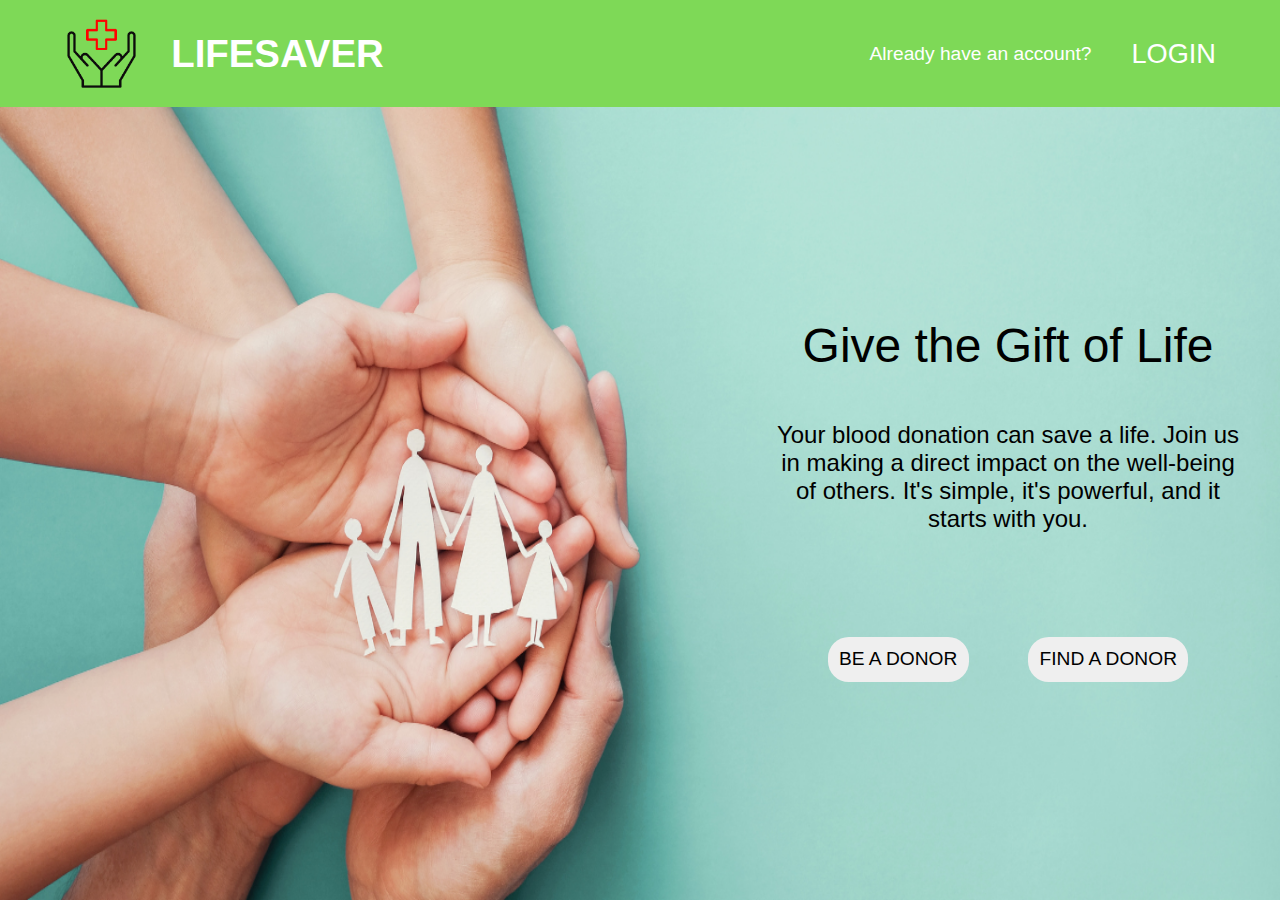
<file: index.html>
<!DOCTYPE html>
<html lang="en">
<head>
    <meta charset="UTF-8">
    <meta name="viewport" content="width=device-width, initial-scale=1.0">
    <title>Lifesaver</title>
    <link rel="stylesheet" href="styles/header.css">
    <link rel="stylesheet" href="styles/main.css">
</head>
<body>
    <div class="header">
        <div class="left">
            <img src="images/logo.png" alt="">
            <p>LIFESAVER</p>
        </div>
        <div class="right">
            <p class="have-account">Already have an account?</p>
            <p class="login">LOGIN</p>
        </div>
    </div>

    <div class="main">
        <div class="main-container">
            <div class="tagline">
                <p>Give the Gift of Life</p>
            </div>
            <div class="subtext">
                <p>Your blood donation can save a life. Join us in making a direct impact on the well-being of others. It's simple, it's powerful, and it starts with you.</p>
            </div>
            <div class="btn-container">
                <button>BE A DONOR</button>
                <button>FIND A DONOR</button>
            </div>
        </div>
    </div>
    
</body>
</html>
</file>
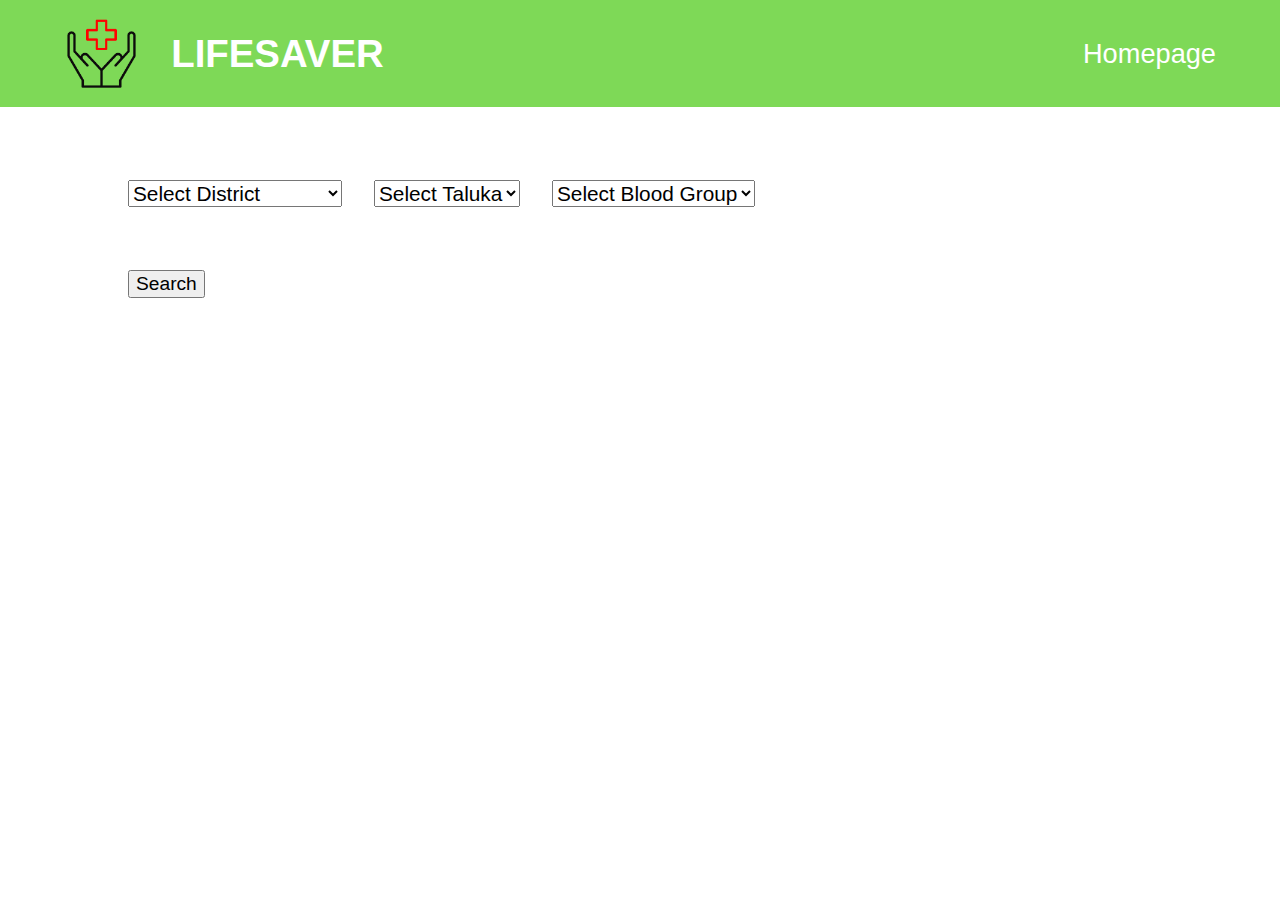
<file: donorSearch.html>
<!DOCTYPE html>
<html lang="en">
<head>
    <meta charset="UTF-8">
    <meta name="viewport" content="width=device-width, initial-scale=1.0">
    <title>Lifesaver</title>
    <link rel="stylesheet" href="styles/header.css">
    <!-- <link rel="stylesheet" href="styles/main.css"> -->
    <link rel="stylesheet" href="styles/donorSearch.css">
    <script defer src="scripts/donorSearch.js"></script>
</head>
<body>
    <div class="header">
        <div class="left">
            <img src="images/logo.png" alt="">
            <p>LIFESAVER</p>
        </div>
        <div class="right">
            <!-- <p class="have-account">Already have an account?</p> -->
            <p class="login">Homepage</p>
        </div>
    </div>

    
    <div class="main-container">
        <!-- Dropdown for Districts -->
        <div class="inner-container">
            <div class="dropdown-container">
                <!-- Dropdown for Districts -->
                <div class="dropdown">
                  <!-- <label for="district">Select District:</label> -->
                  <select id="district">
                    <option value="" disabled selected>Select District</option>
                    <option value="thiruvananthapuram">Thiruvananthapuram</option>
                    <option value="kollam">Kollam</option>
                    <option value="pathanamthitta">Pathanamthitta</option>
                    <option value="alappuzha">Alappuzha</option>
                    <option value="kottayam">Kottayam</option>
                    <option value="idukki">Idukki</option>
                    <option value="ernakulam">Ernakulam</option>
                    <option value="thrissur">Thrissur</option>
                    <option value="palakkad">Palakkad</option>
                    <option value="malappuram">Malappuram</option>
                    <option value="kozhikode">Kozhikode</option>
                    <option value="wayanad">Wayanad</option>
                    <option value="kannur">Kannur</option>
                    <option value="kasaragod">Kasaragod</option>
                  </select>
                </div>
              
                <!-- Dropdown for Talukas -->
                <div class="dropdown">
                  <!-- <label for="taluka">Select Taluka:</label> -->
                  <select id="taluka">
                    <!-- Options for talukas will be populated dynamically based on the selected district using JavaScript -->
                    
                  </select>
                </div>
              
                <!-- Dropdown for Blood Groups -->
                <div class="dropdown">
                  <!-- <label for="bloodGroup">Select Blood Group:</label> -->
                  <select id="bloodGroup">
                    <option value="" disabled selected>Select Blood Group</option>
                    <option value="A+">A+</option>
                    <option value="A-">A-</option>
                    <option value="B+">B+</option>
                    <option value="B-">B-</option>
                    <option value="O+">O+</option>
                    <option value="O-">O-</option>
                    <option value="AB+">AB+</option>
                    <option value="AB-">AB-</option>
                  </select>
                </div>
            </div>
            <button>Search</button>

        </div>
          
      </div>

    
</body>
</html>
</file>
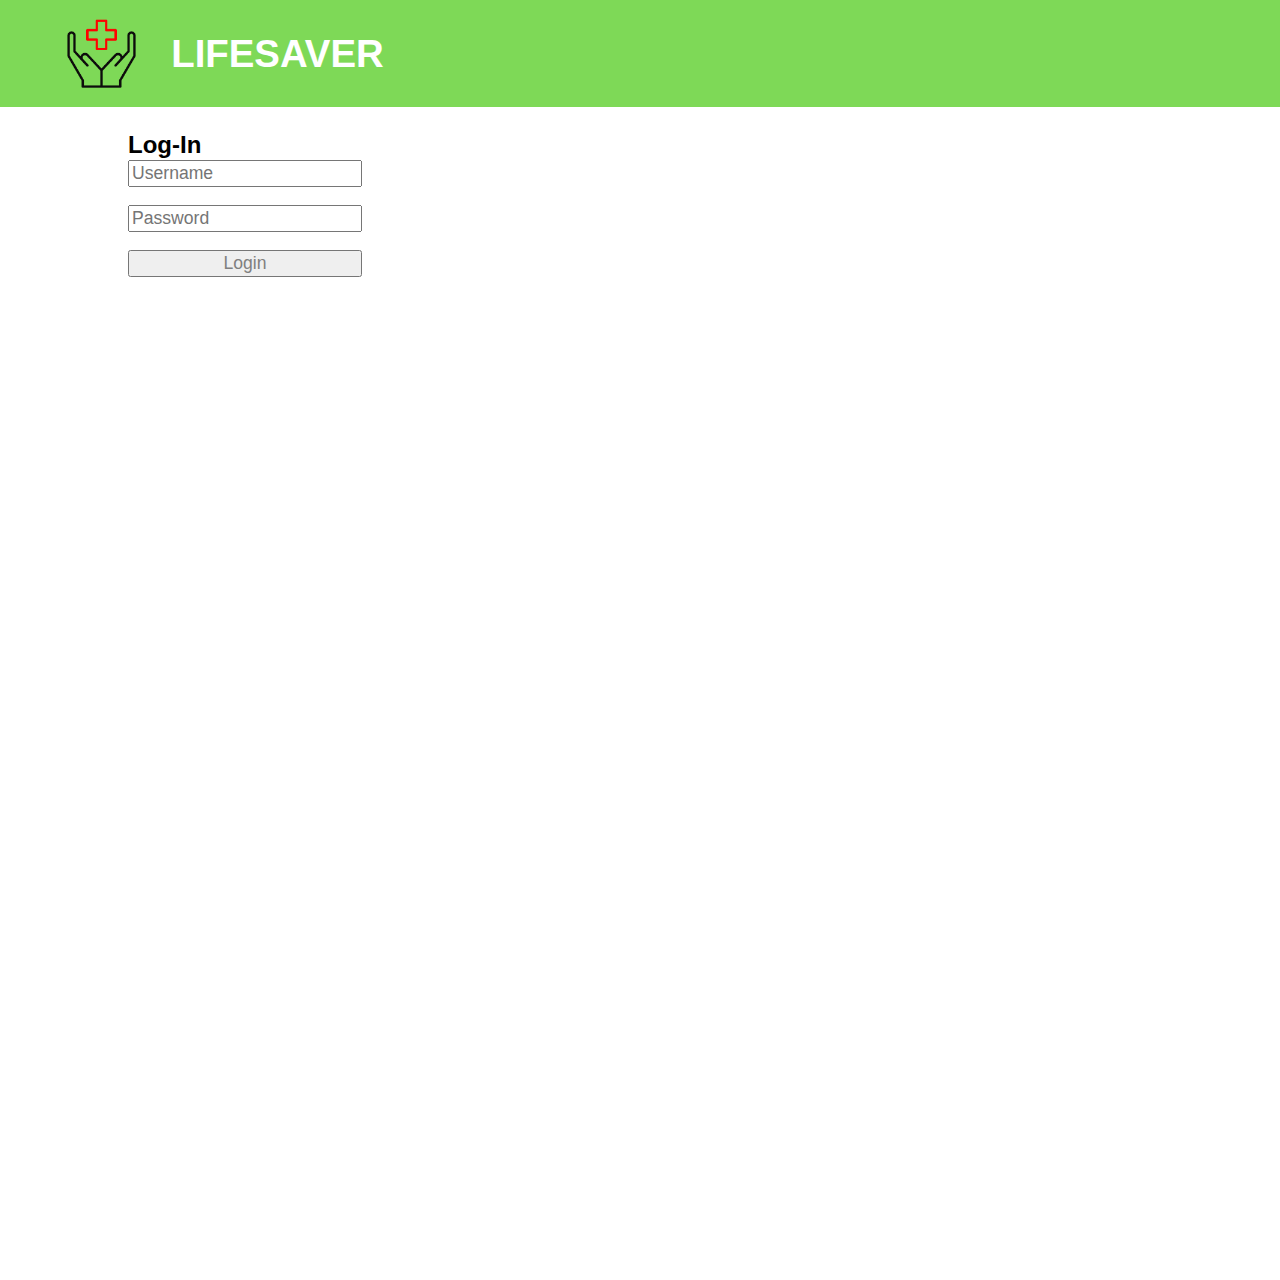
<file: login.html>
<!DOCTYPE html>
<html lang="en">
<head>
    <meta charset="UTF-8">
    <meta name="viewport" content="width=device-width, initial-scale=1.0">
    <title>Lifesaver</title>
    <link rel="stylesheet" href="styles/header.css">
    <!-- <link rel="stylesheet" href="styles/main.css"> -->
    <link rel="stylesheet" href="styles/signin.css">
</head>
<body>
    <div class="header">
        <div class="left">
            <img src="images/logo.png" alt="">
            <p>LIFESAVER</p>
        </div>
        <div class="right">

        </div>
    </div>
    <div class="page-container">
        <h2>Log-In</h2>
        <div class="form-container">
            
            <form action="/submit" method="post">
                <input type="text" id="username" name="username" placeholder="Username" required>
                <br>

                <input type="password" id="password" name="password" placeholder="Password" required>
                <br>
            

            
                <input type="submit" value="Login">
            </form>
                
            
        </div>
    </div>


    
</body>
</html>
</file>
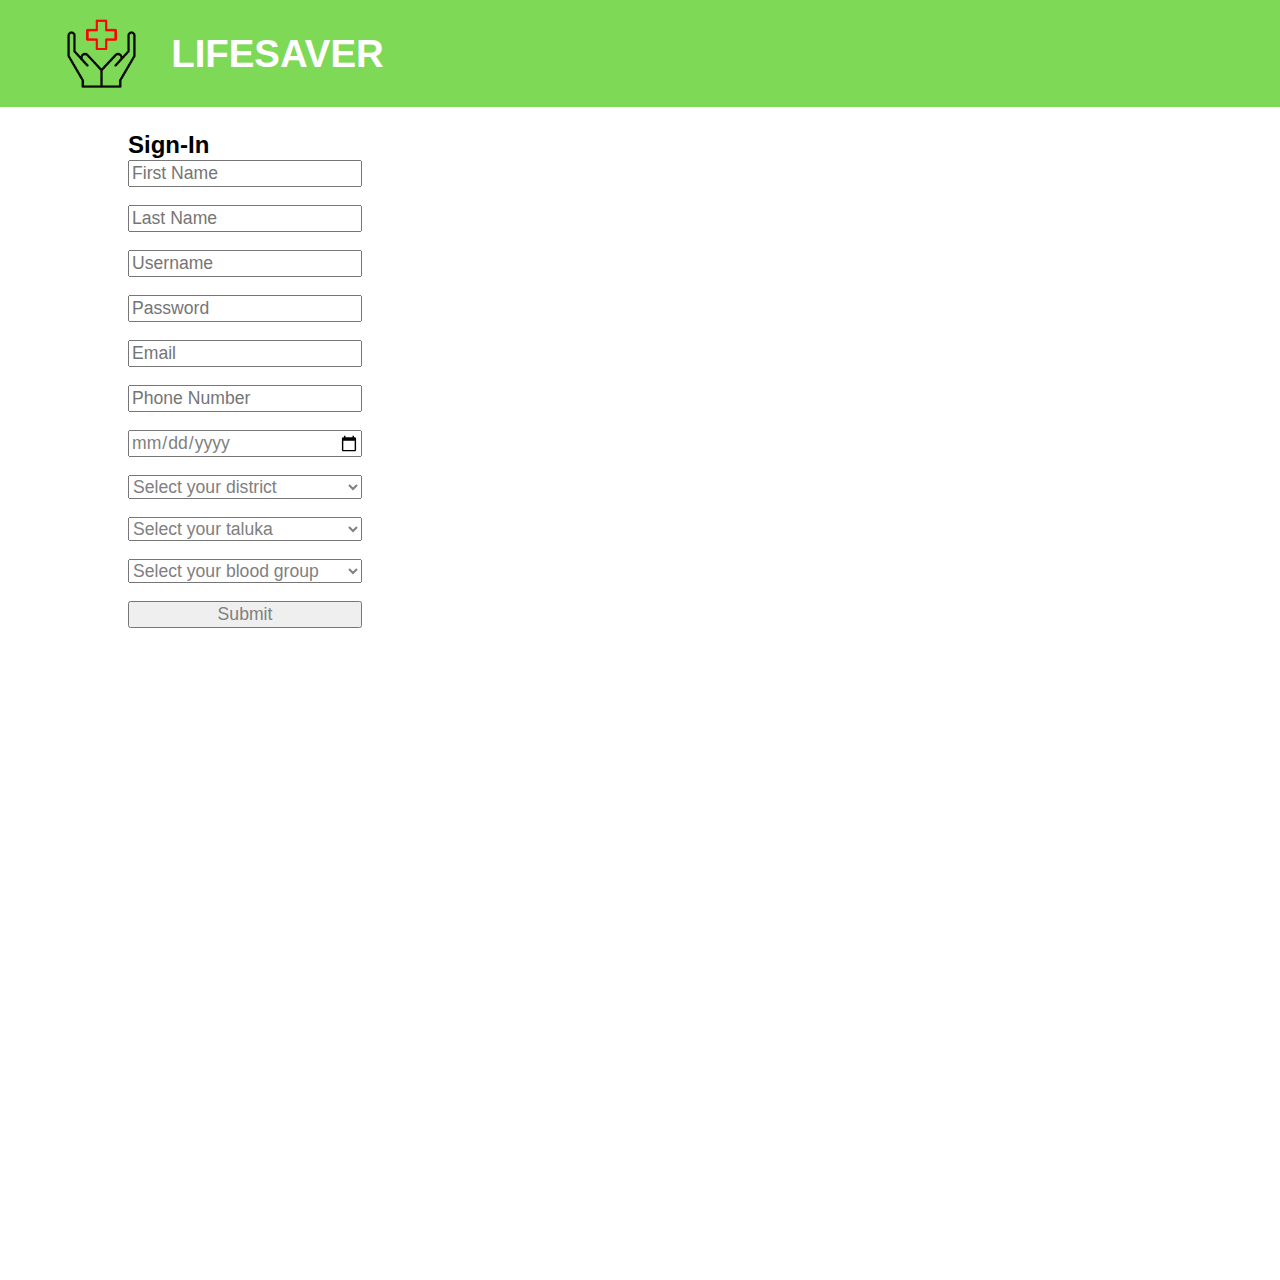
<file: signin.html>
<!DOCTYPE html>
<html lang="en">
<head>
    <meta charset="UTF-8">
    <meta name="viewport" content="width=device-width, initial-scale=1.0">
    <title>Lifesaver</title>
    <link rel="stylesheet" href="styles/header.css">
    <!-- <link rel="stylesheet" href="styles/main.css"> -->
    <link rel="stylesheet" href="styles/signin.css">
</head>
<body>
    <div class="header">
        <div class="left">
            <img src="images/logo.png" alt="">
            <p>LIFESAVER</p>
        </div>
        <div class="right">

        </div>
    </div>
    <div class="page-container">
        <h2>Sign-In</h2>
        <div class="form-container">
            
            <form action="/submit" method="post">
                <input type="text" id="firstName" name="firstName" placeholder="First Name" required>
                <br>
            
                <input type="text" id="lastName" name="lastName" placeholder="Last Name" required>
                <br>

                <input type="text" id="username" name="username" placeholder="Username" required>
                <br>

                <input type="password" id="password" name="password" placeholder="Password" required>
                <br>
            
                <input type="email" id="email" name="email" placeholder="Email" required>
                <br>
            
                <input type="tel" id="phone" name="phone" placeholder="Phone Number" required>
                <br>
            
                <input type="date" id="dob" name="dob" placeholder="Date of Birth" required>
                <br>
            
               
                <select id="district" name="district" required>
                  <option value="" disabled selected>Select your district</option>
                  <option value="Thiruvananthapuram">Thiruvananthapuram</option>
                  <option value="Kollam">Kollam</option>
                  <option value="Pathanamthitta">Pathanamthitta</option>
                  <!-- Add more districts as needed -->
                </select>
                <br>
            
                
                <select id="taluka" name="taluka" required>
                  <option value="" disabled selected>Select your taluka</option>
                  <!-- Add talukas for each district as needed -->
                </select>
                <br>
            
                
                <select id="bloodGroup" name="bloodGroup" required>
                  <option value="" disabled selected>Select your blood group</option>
                  <option value="A+">A+</option>
                  <option value="A-">A-</option>
                  <option value="B+">B+</option>
                  <option value="B-">B-</option>
                  <option value="AB+">AB+</option>
                  <option value="AB-">AB-</option>
                  <option value="O+">O+</option>
                  <option value="O-">O-</option>
                </select>
                <br>
            
                <input type="submit" value="Submit">
            </form>
                
            
        </div>
    </div>


    
</body>
</html>
</file>
<file: styles/header.css>
*
{
    font-family: 'Lucida Sans', 'Lucida Sans Regular', 'Lucida Grande', 'Lucida Sans Unicode', Geneva, Verdana, sans-serif;
}

html,body
{
    margin: 0;
    
}



.header
{
    position: absolute;
    width: 100%;
    background-color: #7ed957;
    color: white;
    display: flex;
    align-items: center;
    justify-content: space-between;
    overflow-x: hidden;
}


.left
{
    display: flex;
    align-items: center;
}

.left img
{
    margin: 1rem;
    margin-left: 4rem;
    width: 4.7rem;
}
.left p
{
    margin: 1rem;
    font-size: 2.4rem;
    font-weight: bold;
}

.right
{
    display: flex;
    align-items: center;
}

.have-account
{
    margin: 1rem;
    font-size: 1.2rem;
}
.have-account:hover
{
    color: black;
}
.login
{
    margin: 1.5rem;
    margin-right: 4rem;
    font-size: 1.7rem;
    
}
.login:hover
{
    color: black;
}
</file>
<file: styles/main.css>
.main
{
    height: 100vh;
    padding-top: 0.01rem;
    background-image: url(../images/background.png);
    background-repeat: no-repeat;
    background-size: 100% 100%;
    
}

.main-container
{
    position: relative;
    top:30%;
    left: 60%;
    max-width: 30rem;
    
}





.tagline
{
    text-align: center;
    font-size: 3rem;
}

.subtext
{
    text-align: center;
    font-size: 1.5rem;
    
}

.btn-container
{
    padding-top: 5rem;
    display: flex;
    align-items: center;
    justify-content: space-evenly;
    
}
.btn-container button
{
    font-size: 1.2rem;
    border-radius: 1.3rem;
    border: 0;
    padding: 0.7rem;
    transition: 0.3s;
}

.btn-container button:hover
{
    color: white;
    background-color: black;
}
</file>
<file: styles/donorSearch.css>
.main-container
{
    position: relative;
    height: 100vh;
}

.dropdown-container{
    position: absolute;
    top: 20%;
    left: 10%;
    display: flex;
    justify-content: space-evenly;
    align-items: center;
    gap: 2rem;
}

.dropdown select 
{
    font-size: 1.3rem;
}

.dropdown select option
{
    font-size: 0.8rem;
}
button
{
    position: absolute;
    top: 30%;
    left: 10%;
    font-size: 1.2rem;
}
</file>
<file: styles/signin.css>
.page-container
{
    height: 100vw;
    position: relative;
}

.page-container h2
{
    position: absolute;
    top: 6%;
    left: 10%;
    margin-top: 3.4rem;
}

.form-container
{
    padding-top: 2rem;
    position: absolute;
    top: 10%;
    left: 10%;
}


.form-container form
{
    display: flex;
    flex-direction: column;
    align-items: left;
    justify-content: center;
}

.form-container form input,select
{
    font-size: 1.1rem;
    color: gray;
}
</file>
